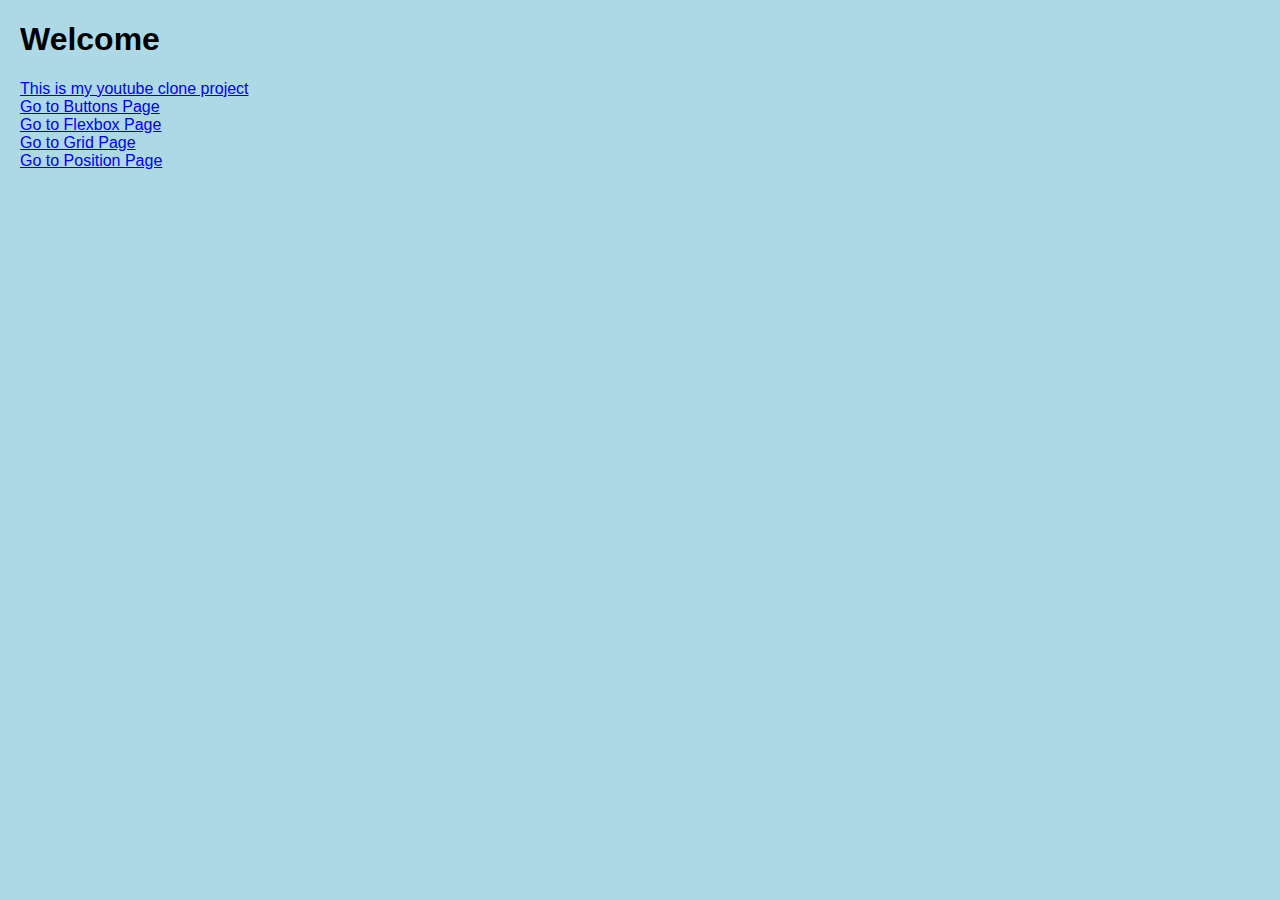
<file: index.html>
<!DOCTYPE html>
<html>
<head>
  <title>Home</title>
  <style>
    body {
      font-family: Arial, sans-serif;
      margin: 20px;
      background-color: lightblue;
    }
  </style>
</head>
<body>


  <h1>Welcome</h1>

  <a href="youtube-project/youtube.html">This is my youtube clone project</a>
  <br>
  <a href="HTML-Intro/buttons.html">Go to Buttons Page</a>
  <br>
  <a href="HTML-Intro/flexbox.html">Go to Flexbox Page</a>
  <br>
  <a href="HTML-Intro/grid.html">Go to Grid Page</a>
  <br>
  <a href="HTML-Intro/position.html">Go to Position Page</a>
  <br>

</body>
</html>
</file>
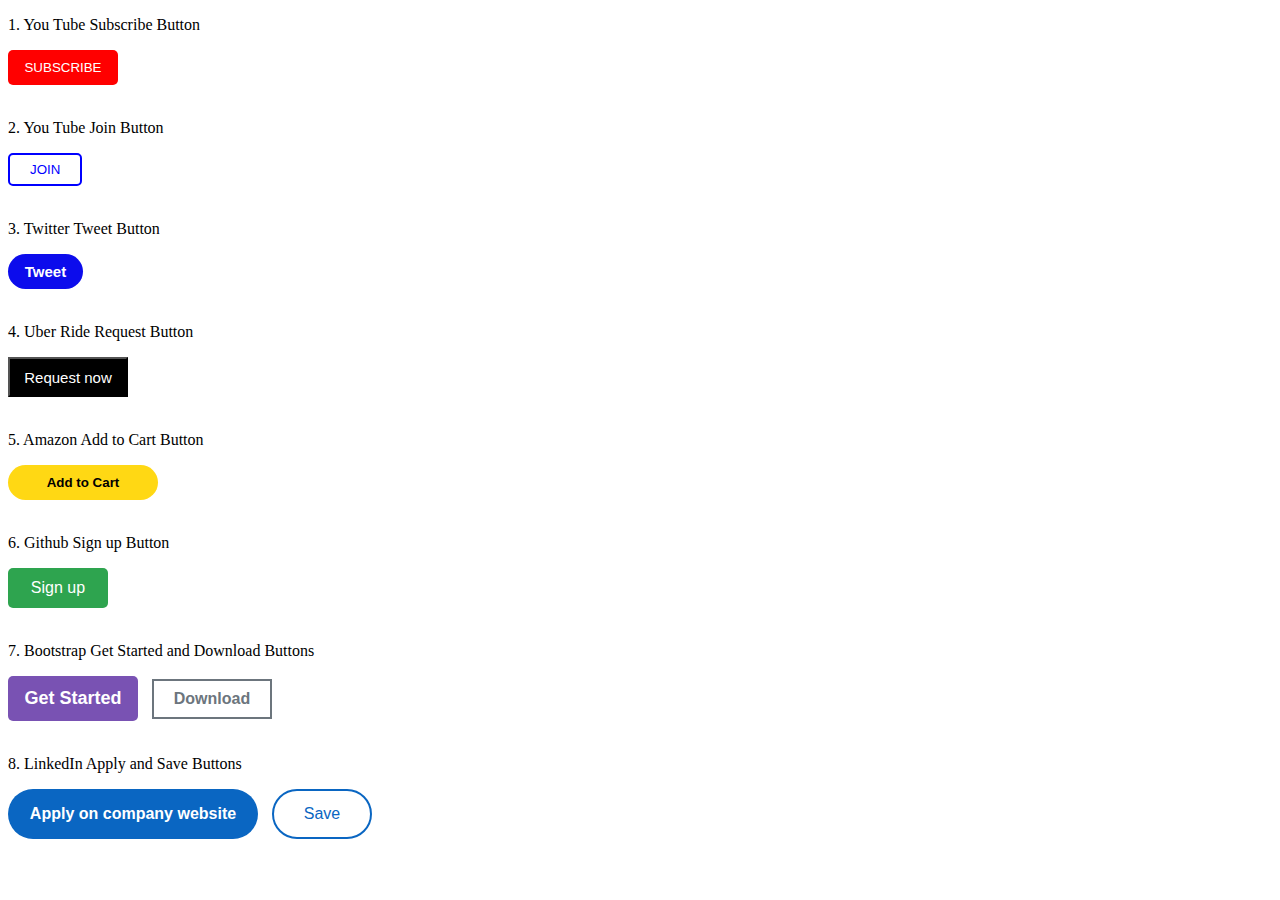
<file: HTML-Intro/buttons.html>
<!DOCTYPE html>
<html>  
    <head>
        <title>
            Popular Buttons
        </title>

        <link rel="stylesheet" href="buttons.css">

    </head>

    <body>
        <p>
            1. You Tube Subscribe Button
        </p>

        <button class="subscribe_button">
            SUBSCRIBE
        </button>

        <br>
        <br>

        <p>
            2. You Tube Join Button
        </p>

        <button class="join_button">
            JOIN
        </button>

        <br>
        <br>

        <p>
            3. Twitter Tweet Button
        </p>

        <button class="tweet_button">
            Tweet
        </button>

        <br>
        <br>

        <p>
            4. Uber Ride Request Button
        </p>

        <button class="request_button">
            Request now
        </button>

        <br>
        <br>

        <p>
            5. Amazon Add to Cart Button
        </p>
        <button class="add_to_cart_button">
            Add to Cart
        </button>

        <br>
        <br>

        <p>
            6. Github Sign up Button
        </p>

        <button class="sign_up_button">
            Sign up
        </button>

        <br>
        <br>

        <p>
            7. Bootstrap Get Started and Download Buttons
        </p>

        <button class="get_started_button">
            Get Started
        </button>

        <button class="Download_button">
            Download
        </button>

        <br>
        <br>

        <p>
            8. LinkedIn Apply and Save Buttons
        </p>

        <button class="apply_button">
            Apply on company website
        </button>

        <button class="save_button">
            Save
        </button>
    </body>
</html>
</file>
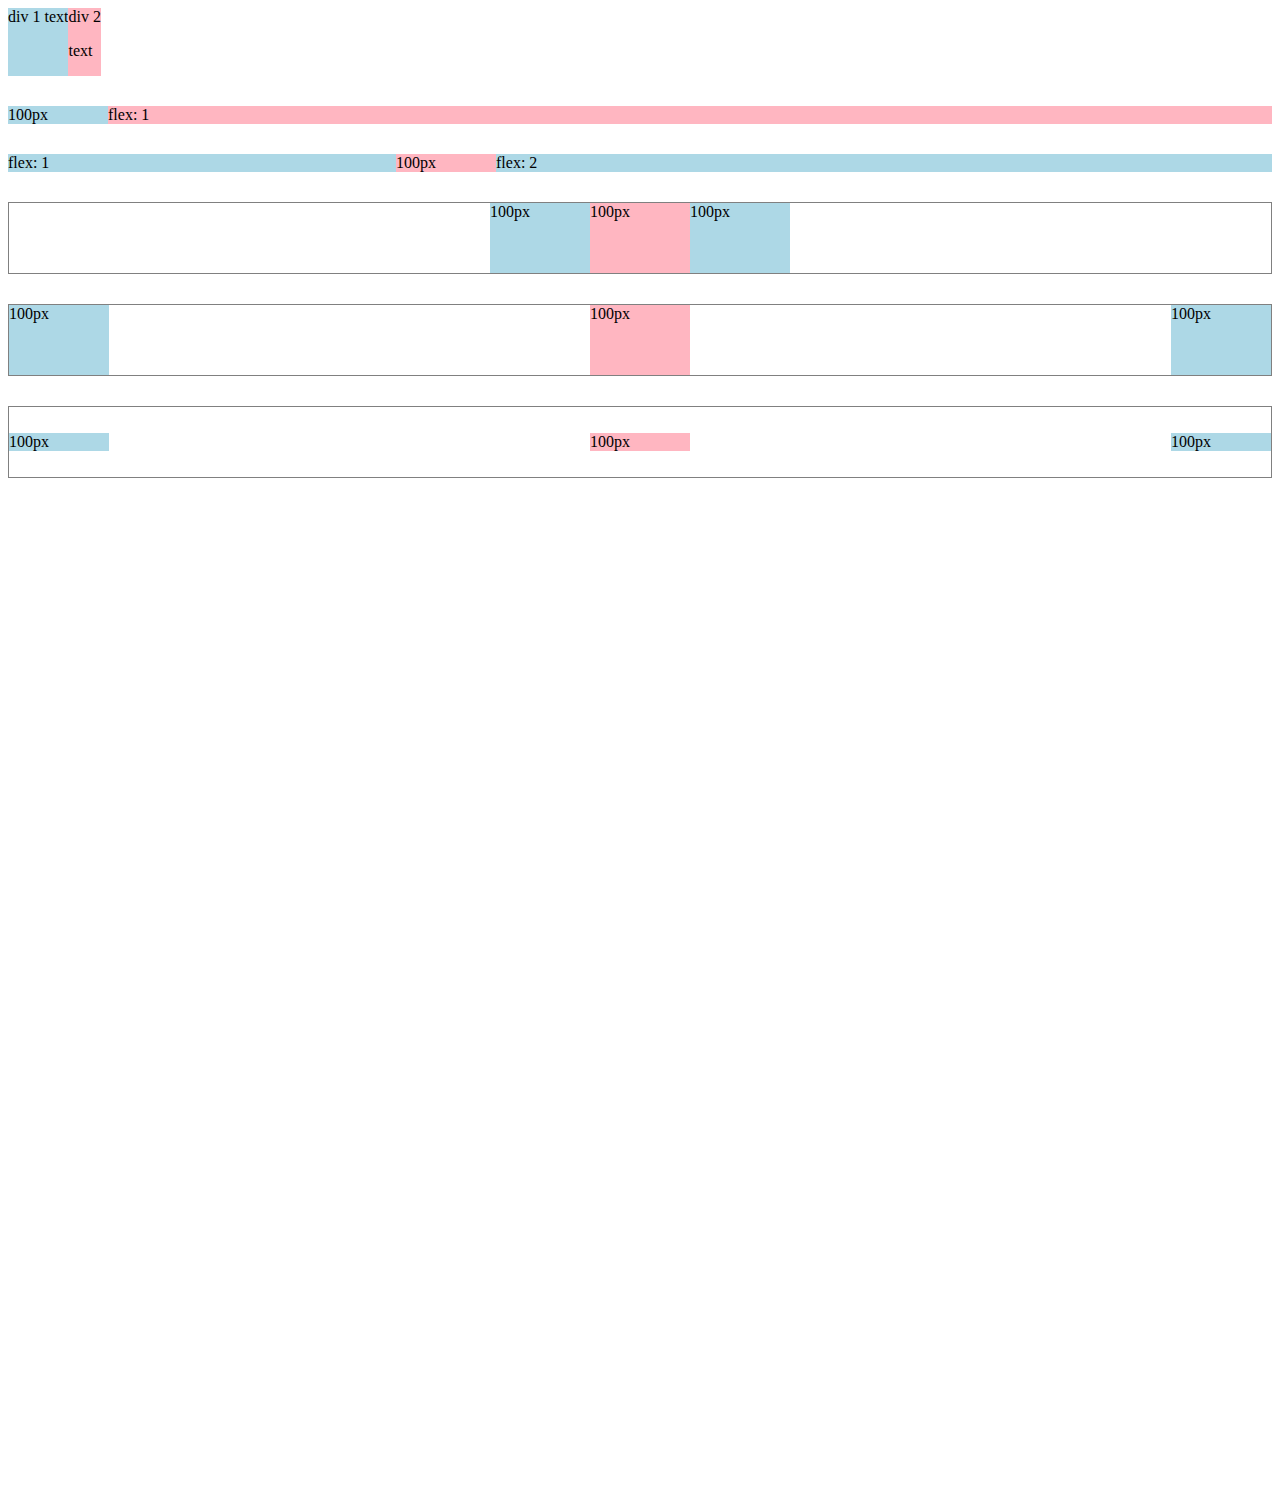
<file: HTML-Intro/flexbox.html>
<!DOCTYPE html>
<html>
  <head>
    <title>Flexbox Practice</title>
  </head>
  <body style="padding-bottom: 1000px;">
    <div style="
      display: flex;
      flex-direction: row;
    ">
      <div style="background-color: lightblue;">div 1 text</div>
      <div style="background-color: lightpink;">div 2 <p>text</p></div>
    </div>

    <div style="
      margin-top: 30px;
      display: flex;
      flex-direction: row;
    ">
      <div style="
        background-color: lightblue;
        width: 100px;
      ">100px</div>
      <div style="
        background-color: lightpink;
        flex: 1;
      ">flex: 1</div>
    </div>

    <div style="
      margin-top: 30px;
      display: flex;
      flex-direction: row;
    ">
      <div style="
        background-color: lightblue;
        flex: 1;
      ">flex: 1</div>
      <div style="
        background-color: lightpink;
        width: 100px;
      ">100px</div>
      <div style="
        background-color: lightblue;
        flex: 2;
      ">flex: 2</div>
    </div>

    <div style="
      margin-top: 30px;
      height: 70px;
      border-width: 1px;
      border-style: solid;
      border-color: gray;

      display: flex;
      flex-direction: row;
      justify-content: center;
    ">
      <div style="
        background-color: lightblue;
        width: 100px;
      ">100px</div>
      <div style="
        background-color: lightpink;
        width: 100px;
      ">100px</div>
      <div style="
        background-color: lightblue;
        width: 100px;
      ">100px</div>
    </div>

    <div style="
      margin-top: 30px;
      height: 70px;
      border-width: 1px;
      border-style: solid;
      border-color: gray;

      display: flex;
      flex-direction: row;
      justify-content: space-between;
    ">
      <div style="
        background-color: lightblue;
        width: 100px;
      ">100px</div>
      <div style="
        background-color: lightpink;
        width: 100px;
      ">100px</div>
      <div style="
        background-color: lightblue;
        width: 100px;
      ">100px</div>
    </div>

    <div style="
      margin-top: 30px;
      height: 70px;
      border-width: 1px;
      border-style: solid;
      border-color: gray;

      display: flex;
      flex-direction: row;
      justify-content: space-between;
      align-items: center;
    ">
      <div style="
        background-color: lightblue;
        width: 100px;
      ">100px</div>
      <div style="
        background-color: lightpink;
        width: 100px;
      ">100px</div>
      <div style="
        background-color: lightblue;
        width: 100px;
      ">100px</div>
    </div>
  </body>
</html>
</file>
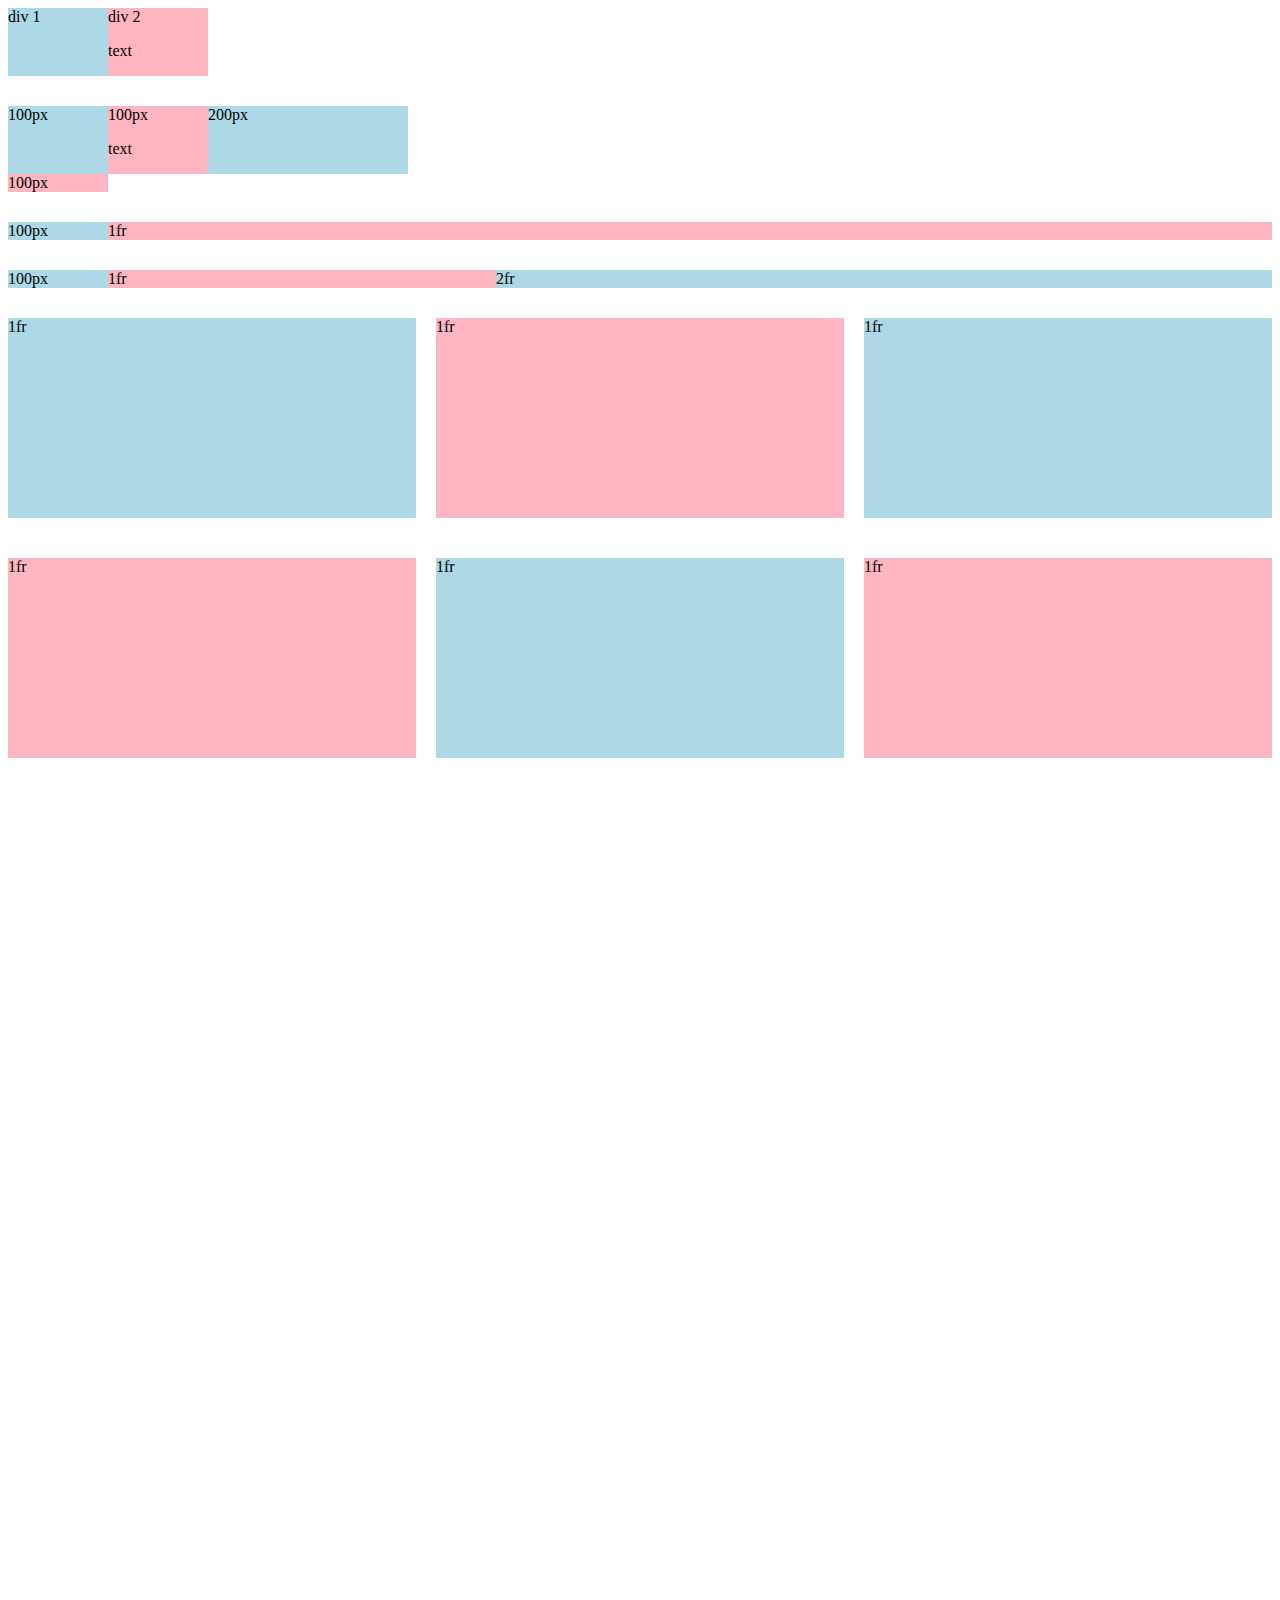
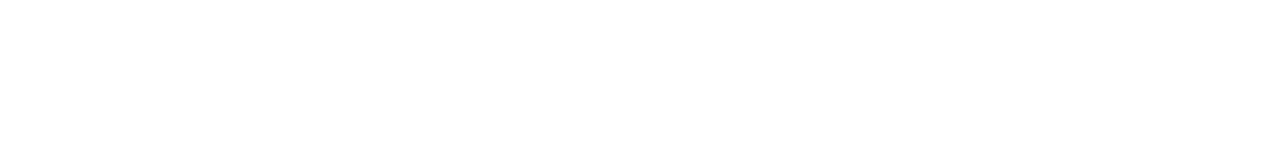
<file: HTML-Intro/grid.html>
<!DOCTYPE html>
<html>
  <head>
    <title>Grid Practice</title>
  </head>
  <body style="padding-bottom: 1000px;">
    <div style="
      display: grid;
      grid-template-columns: 100px 100px;
    ">
      <div style="background-color: lightblue;">div 1</div>
      <div style="background-color: lightpink;">div 2<p>text</p></div>
    </div>

    <div style="
      margin-top: 30px;
      display: grid;
      grid-template-columns: 100px 100px 200px;
    ">
      <div style="background-color: lightblue;">100px</div>
      <div style="background-color: lightpink;">100px<p>text</p></div>
      <div style="background-color: lightblue;">200px</div>
      <div style="background-color: lightpink;">100px</div>
    </div>

    <div style="
      margin-top: 30px;
      display: grid;
      grid-template-columns: 100px 1fr;
    ">
      <div style="background-color: lightblue;">100px</div>
      <div style="background-color: lightpink;">1fr</div>
    </div>

    <div style="
      margin-top: 30px;
      display: grid;
      grid-template-columns: 100px 1fr 2fr;
    ">
      <div style="background-color: lightblue;">100px</div>
      <div style="background-color: lightpink;">1fr</div>
      <div style="background-color: lightblue;">2fr</div>
    </div>

    <div style="
      margin-top: 30px;
      display: grid;
      grid-template-columns: 1fr 1fr 1fr;
      column-gap: 20px;
      row-gap: 40px;
    ">
      <div style="background-color: lightblue; height: 200px;">1fr</div>
      <div style="background-color: lightpink; height: 200px;">1fr</div>
      <div style="background-color: lightblue; height: 200px;">1fr</div>
      <div style="background-color: lightpink; height: 200px;">1fr</div>
      <div style="background-color: lightblue; height: 200px;">1fr</div>
      <div style="background-color: lightpink; height: 200px;">1fr</div>
    </div>
  </body>
</html>
</file>
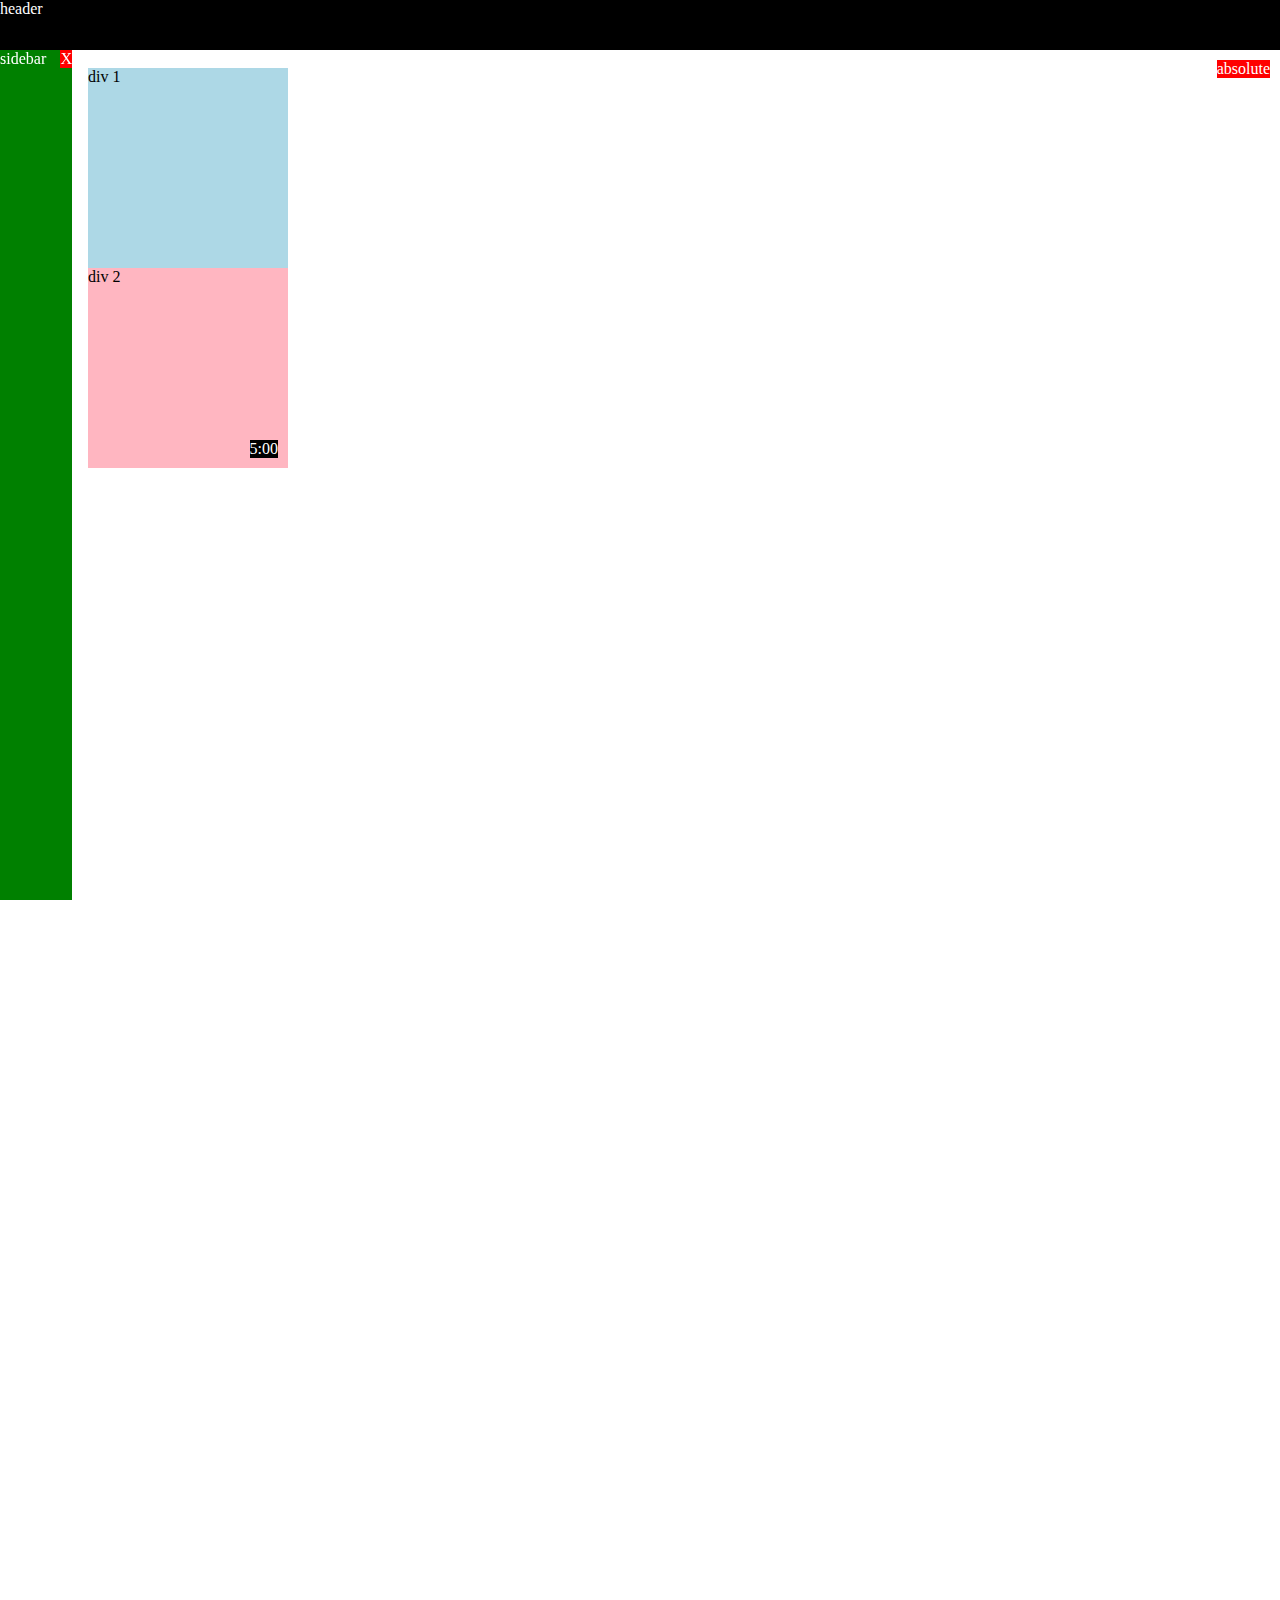
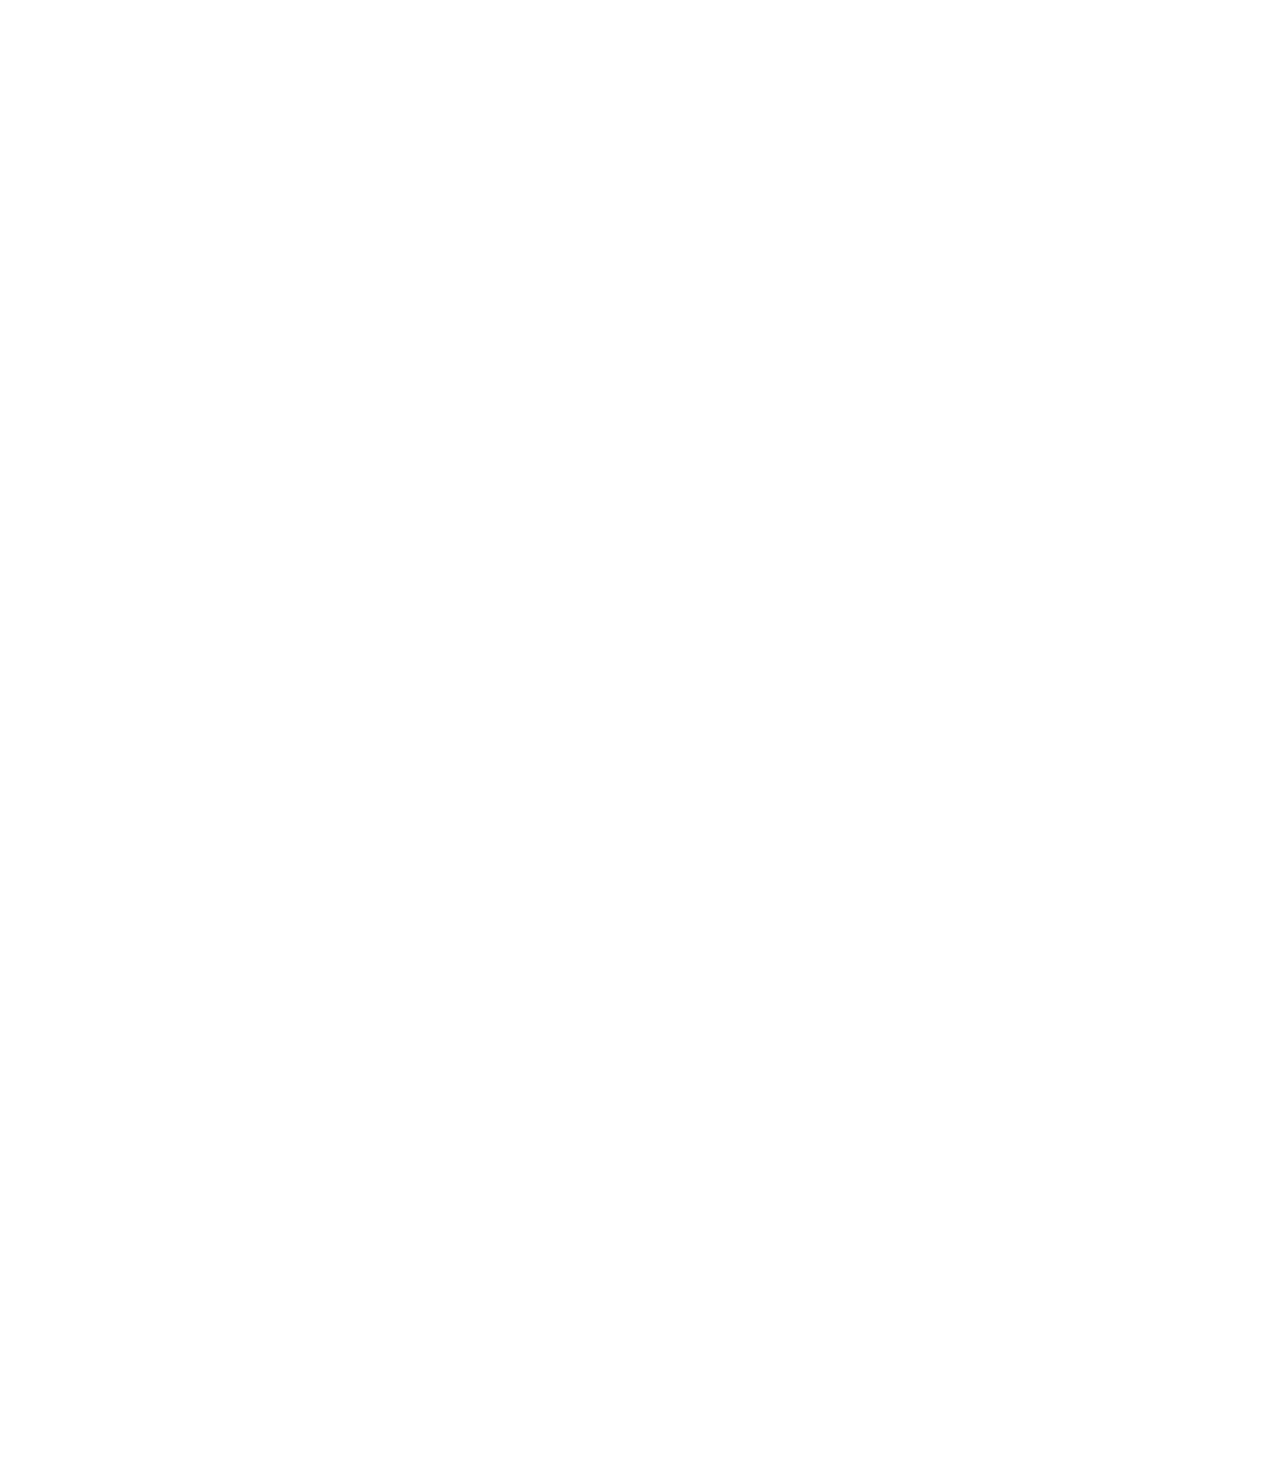
<file: HTML-Intro/position.html>
<!DOCTYPE html>
<html>
  <head>
    <title>Position Practice</title>
  </head>
  <body style="
    height: 3000px;
    padding-top: 60px;
    padding-left: 80px;
  ">
    <div style="
      background-color: black;
      color: white;
      position: fixed;
      top: 0;
      left: 0;
      right: 0;
      height: 50px;
      z-index: 100;
    ">header</div>

    <div style="
      background-color: green;
      color: white;
      position: fixed;
      left: 0;
      bottom: 0;
      top: 50px;
      width: 72px;
    ">
      sidebar
      <div style="
        position: absolute;
        background-color: red;
        color: white;
        top: 0;
        right: 0;
      ">
        X
      </div>
    </div>

    <div style="
      position: absolute;
      background-color: red;
      color: white;
      top: 60px;
      right: 10px;
    ">
      absolute
    </div>

    <div style="
      background-color: lightblue;
      height: 200px;
      width: 200px;
      position: static;
    ">div 1</div>
    <div style="
      background-color: lightpink;
      height: 200px;
      width: 200px;
      position: relative;
    ">
      div 2
      <div style="
        position: absolute;
        background-color: black;
        color: white;
        bottom: 10px;
        right: 10px;
      ">
        5:00
      </div>
    </div>

  </body>
</html>
</file>
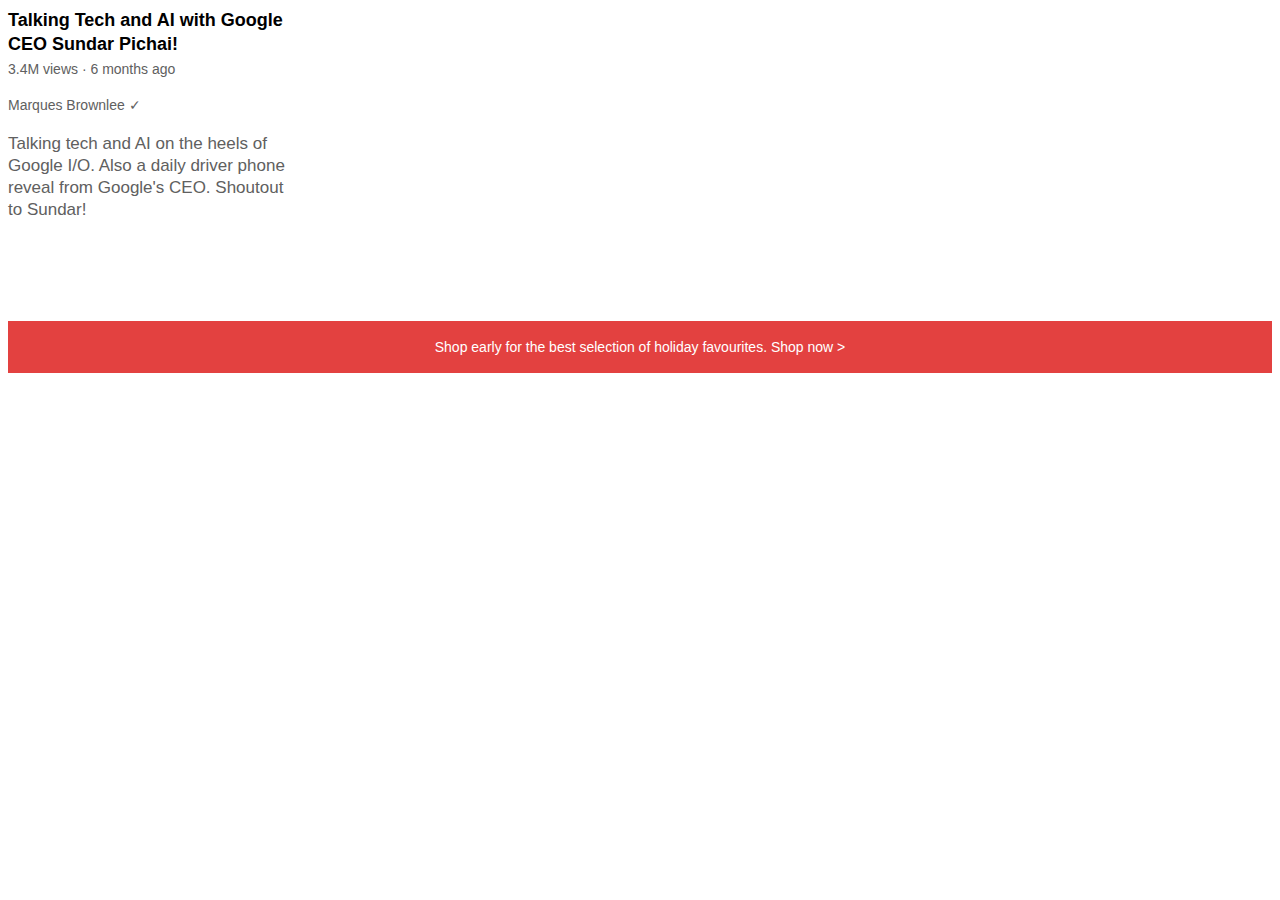
<file: HTML-Intro/text.html>
<!DOCTYPE html>
<html>
    <head>
        <title>Text-Example</title>
        <link rel="preconnect" href="https://fonts.googleapis.com">
        <link rel="preconnect" href="https://fonts.gstatic.com" crossorigin>
        <link href="https://fonts.googleapis.com/css2?family=Roboto:ital,wght@0,100..900;1,100..900&display=swap" rel="stylesheet">
        <style>
            p{
                font-family: Arial;
                margin-top: 0px;
                margin-bottom: 0px;
            }
            .video_title {
                font-size: 18px;
                font-weight: 700;
                width: 284px;
                line-height: 24px;
                margin-bottom: 5px;
            }
            .video_stats {
                font-size: 14px;
                color: rgb(96,96,96);
            }
            .video_author {
                font-size: 14px;
                color: rgb(96,96,96);
                margin-top: 20px;
            }
            .video_description {
                font-size: 17px;
                color: rgb(96,96,96);
                width:284px;
                line-height: 22px;
                margin-top:20px;
                margin-bottom:100px;
            }
            .apple_template {
                font-size: 14px;
                text-align:center;
                background-color:rgb(227, 65, 64);
                color:white;
                padding-top:18px;
                padding-bottom:18px;
                padding-right: 18px;
                padding-left: 18px;
            }
            .example{
                cursor: pointer;
            }
            .example:hover {
                text-decoration: underline;
            }

        </style>
    </head>
    <body>
        <p class="video_title">
            Talking Tech and AI with Google CEO Sundar Pichai!
        </p>
        <p class="video_stats">
            3.4M views &middot; 6 months ago
        </p>
        <p class="video_author">
            Marques Brownlee &#10003;
        </p>
        <p class="video_description">
            Talking tech and AI on the heels of Google I/O. Also a daily driver phone reveal from Google's CEO. Shoutout to Sundar!
        </p>
        <p class="apple_template">
            Shop early for the best selection of holiday favourites. <span class="example">Shop now &gt;</span>
        </p>

    </body>
</html>
</file>
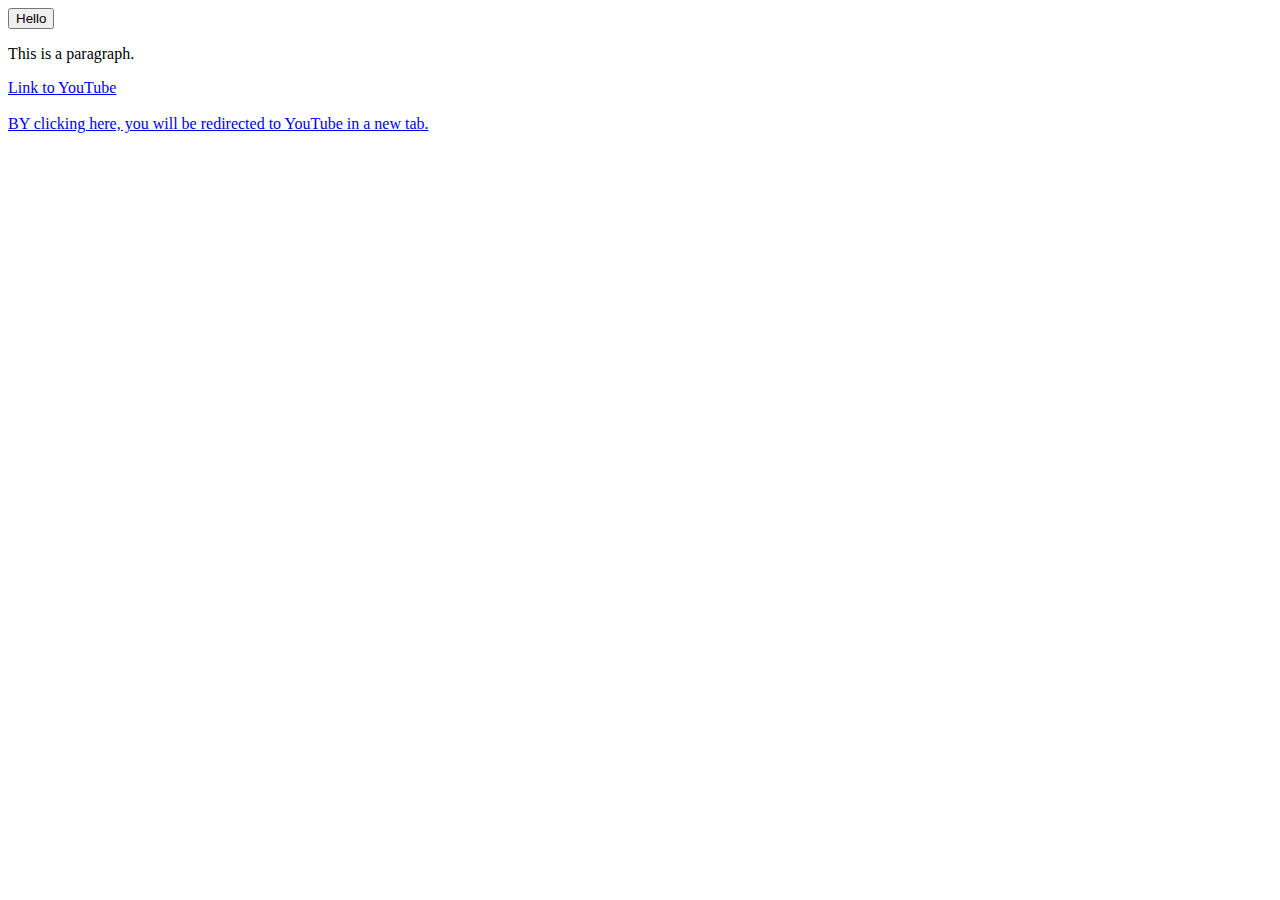
<file: HTML-Intro/website.html>
<!DOCTYPE html>
<html>
    <head>
        <title>My Webpage</title>
    </head>
    <body>
        <button>
    Hello
        </button>

        <p>
    This is a paragraph.
        </p>

        <a href = "https://youtube.com" >
    Link to YouTube
        </a>

        <br>
        <br>

        <a href = "https://youtube.com" target="_blank">
    BY clicking here, you will be redirected to YouTube in a new tab.
        </a>
    </body>
</html>
</file>
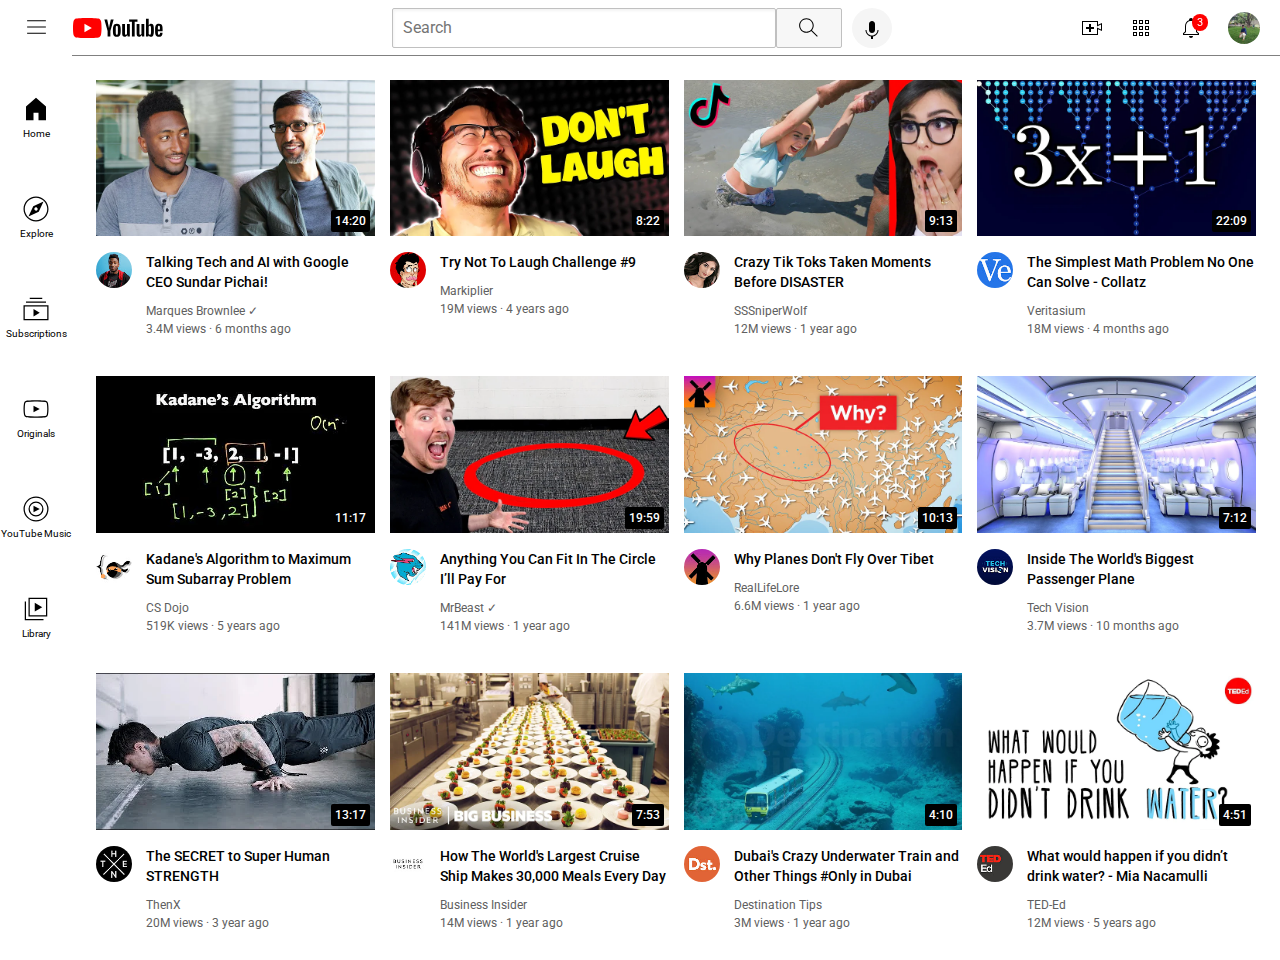
<file: youtube-project/youtube.html>
<!DOCTYPE html>
<html>


    <head>
        <title>YouTube Project</title>
        <link rel="stylesheet" href="styles/video.css">
        <link rel="stylesheet" href="styles/header.css">
        <link rel="stylesheet" href="styles/general.css">
        <link rel="stylesheet" href="styles/sidebar.css">
        <link rel="preconnect" href="https://fonts.googleapis.com">
        <link rel="preconnect" href="https://fonts.gstatic.com" crossorigin>
        <link href="https://fonts.googleapis.com/css2?family=Roboto:ital,wght@0,100..900;1,100..900&display=swap" rel="stylesheet">
    </head>


    <body style="padding-bottom: 30px;">

        <div class="header">
            <div class="left-section">
                <img class="hamburger-menu" src="icons/hamburger-menu.svg">
                <img class="youtube-logo" src="icons/youtube-logo.svg">
            </div>
            <div class="center-section">
                <input class="search-bar" type="text" placeholder="Search">
                <button class="search-button" >
                    <img class="search-icon" src="icons/search.svg">
                    <div class="tooltip">Search</div>
                </button>
                <button class="voice-search-button" >
                    <img class="voice-search-icon" src="icons/voice-search-icon.svg">
                    <div class="tooltip">Search With Your Voice</div>
                </button>
            </div>
            <div class="right-section">
                <div class="upload-icon-container">
                    <img class="upload-icon" src="icons/upload.svg">
                    <div class="tooltip">Create</div>
                </div> 
                <div class="youtube-app-container">
                    <img class="youtube-app-icon" src="icons/youtube-apps.svg">
                    <div class="tooltip">YouTube Apps</div>
                </div>
                <div class="notification-icon-container">
                    <div class="notification-icon-container-for-tooltip">
                        <img class="notifications-icon" src="icons/notifications.svg">
                        <div class="tooltip">Notifications</div>
                    </div>
                    <div class="notifications-count">3</div>
                </div>
                <img class="current-user-picture" src="profile/hasan_profile.jpg">
            </div>  
        </div>

        <div class="sidebar">
            <div class="sidebar-link">
                <img src="icons/home.svg">
                <div>
                    Home
                </div>
            </div>
            <div class="sidebar-link">
                <img src="icons/explore.svg">
                <div>
                    Explore
                </div>
            </div>
            <div class="sidebar-link">
                <img src="icons/subscriptions.svg">
                <div>
                    Subscriptions
                </div>
            </div>
            <div class="sidebar-link">
                <img src="icons/originals.svg">
                <div>
                    Originals
                </div>
            </div>
            <div class="sidebar-link">
                <img src="icons/youtube-music.svg">
                <div>
                    YouTube Music
                </div>
            </div>
            <div class="sidebar-link">
                <img src="icons/library.svg">
                <div>
                    Library
                </div>
            </div>
        </div>
        
        <div class="video-grid">
            <div class="video-preview">
                <div class="thumbnail-row">
                    <a href="https://www.youtube.com/watch?v=n2RNcPRtAiY">
                        <img class="thumbnail" src="thumbnails/thumbnail-1.webp">
                    </a>
                    <div class="video-time">14:20</div>
                </div>
                <div class="video-info-grid">
                    <div class="channel-picture">
                        <a href="https://www.youtube.com/c/mkbhd">
                            <img class="profile-picture" src="profile/channel-1.jpeg">
                        </a>
                    </div>
                    <div class="video-info">
                        <a class="video-link" href="https://www.youtube.com/watch?v=n2RNcPRtAiY">
                            <p class="video-title">
                                Talking Tech and AI with Google CEO Sundar Pichai!
                            </p>
                        </a>
                        <a class="video-link" href="https://www.youtube.com/c/mkbhd">
                            <p class="video-authur">
                                Marques Brownlee &#10003;
                            </p>
                        </a>
                        <p class="video-stats">
                            3.4M views &middot; 6 months ago
                        </p>
                    </div>
                </div>   
            </div>

            <div class="video-preview">
                <div class="thumbnail-row">
                    <a href="https://www.youtube.com/watch?v=mP0RAo9SKZk">
                        <img class="thumbnail" src="thumbnails/thumbnail-2.webp">
                    </a>
                    <div class="video-time">8:22</div>
                </div>
                <div class="video-info-grid">
                    <div class="channel-picture">
                        <a href="https://www.youtube.com/c/markiplier">
                            <img class="profile-picture" src="profile/channel-2.jpeg">
                        </a>
                    </div>
                    <div class="video-info">
                        <a class="video-link" href="https://www.youtube.com/watch?v=mP0RAo9SKZk">
                            <p class="video-title">
                                Try Not To Laugh Challenge #9
                            </p>
                        </a>
                        <a class="video-link" href="https://www.youtube.com/c/markiplier">
                            <p class="video-authur">
                                Markiplier
                            </p>
                        </a>
                        <p class="video-stats">
                            19M views  &middot; 4 years ago
                        </p>
                    </div>
                </div>   
            </div>

            <div class="video-preview">
                <div class="thumbnail-row">
                    <a href="https://www.youtube.com/watch?v=FgjPQQeTh1w">
                        <img class="thumbnail" src="thumbnails/thumbnail-3.webp">
                    </a>
                    <div class="video-time">9:13</div>
                </div>
                <div class="video-info-grid">
                    <div class="channel-picture">
                        <a href="https://www.youtube.com/user/SSSniperWolf">
                            <img class="profile-picture" src="profile/channel-3.jpeg">
                        </a>
                    </div>
                    <div class="video-info">
                        <a class="video-link" href="https://www.youtube.com/watch?v=FgjPQQeTh1w">
                            <p class="video-title">
                                Crazy Tik Toks Taken Moments Before DISASTER
                            </p>
                        </a>
                        <a class="video-link" href="https://www.youtube.com/c/SSSniperWolf">
                            <p class="video-authur">
                                SSSniperWolf
                            </p>
                        </a>
                        <p class="video-stats">
                            12M views &middot; 1 year ago
                        </p>
                    </div>
                </div>   
            </div>

            <div class="video-preview">
                <div class="thumbnail-row">
                    <a href="https://www.youtube.com/watch?v=094y1Z2wpJg">
                        <img class="thumbnail" src="thumbnails/thumbnail-4.webp">
                    </a>
                    <div class="video-time">22:09</div>
                </div>
                <div class="video-info-grid">
                    <div class="channel-picture">
                        <a href="https://www.youtube.com/c/veritasium">
                            <img class="profile-picture" src="profile/channel-4.jpeg">
                        </a>
                    </div>
                    <div class="video-info">
                        <a class="video-link" href="https://www.youtube.com/watch?v=094y1Z2wpJg">
                            <p class="video-title">
                                The Simplest Math Problem No One Can Solve - Collatz
                            </p>
                        </a>
                        <a class="video-link" href="https://www.youtube.com/c/veritasium">
                            <p class="video-authur">
                                Veritasium
                            </p>
                        </a>
                        <p class="video-stats">
                            18M views  &middot; 4 months ago
                        </p>
                    </div>
                </div>   
            </div>
    
            <div class="video-preview">
                <div class="thumbnail-row">
                    <a href="https://www.youtube.com/watch?v=86CQq3pKSUw">
                        <img class="thumbnail" src="thumbnails/thumbnail-5.webp">
                    </a>
                    <div class="video-time">11:17</div>
                </div>
                <div class="video-info-grid">
                    <div class="channel-picture">
                        <a href="https://www.youtube.com/c/CSDojo">
                            <img class="profile-picture" src="profile/channel-5.jpeg">
                        </a>
                    </div>      
                    <div class="video-info">
                        <a class="video-link" href="https://www.youtube.com/watch?v=86CQq3pKSUw">
                            <p class="video-title">
                                Kadane's Algorithm to Maximum Sum Subarray Problem
                            </p>
                        </a>
                        <a class="video-link" href="https://www.youtube.com/c/CSDojo">
                            <p class="video-authur">
                                CS Dojo
                            </p>
                        </a>
                        <p class="video-stats">
                            519K views &middot; 5 years ago
                        </p>
                    </div>
                </div>   
            </div>

            <div class="video-preview">
                <div class="thumbnail-row">
                    <a href="https://www.youtube.com/watch?v=yXWw0_UfSFg">
                        <img class="thumbnail" src="thumbnails/thumbnail-6.webp">
                    </a>
                    <div class="video-time">19:59</div>
                </div>
                <div class="video-info-grid">
                    <div class="channel-picture">
                        <a href="https://www.youtube.com/channel/UCX6OQ3DkcsbYNE6H8uQQuVA">
                            <img class="profile-picture" src="profile/channel-6.jpeg">
                        </a>
                    </div>
                    <div class="video-info">
                        <a class="video-link" href="https://www.youtube.com/watch?v=yXWw0_UfSFg">
                            <p class="video-title">
                                Anything You Can Fit In The Circle I’ll Pay For
                            </p>
                        </a>
                        <a class="video-link" href="https://www.youtube.com/channel/UCX6OQ3DkcsbYNE6H8uQQuVA">
                            <p class="video-authur">
                                MrBeast &#10003;
                            </p>
                        </a>
                        <p class="video-stats">
                            141M views  &middot; 1 year ago
                        </p>
                    </div>
                </div>   
            </div>  

            <div class="video-preview">
                <div class="thumbnail-row">
                    <a href="https://www.youtube.com/watch?v=fNVa1qMbF9Y">
                        <img class="thumbnail" src="thumbnails/thumbnail-7.webp">
                    </a>
                    <div class="video-time">10:13</div>
                </div> 
                <div class="video-info-grid">
                    <div class="channel-picture">
                        <a href="https://www.youtube.com/channel/UCP5tjEmvPItGyLhmjdwP7Ww">
                            <img class="profile-picture" src="profile/channel-7.jpeg">
                        </a>
                    </div>
                    <div class="video-info">
                        <a class="video-link" href="https://www.youtube.com/watch?v=fNVa1qMbF9Y">
                            <p class="video-title">
                                Why Planes Don't Fly Over Tibet 
                            </p>
                        </a>
                        <a class="video-link" href="https://www.youtube.com/channel/UCP5tjEmvPItGyLhmjdwP7Ww">
                            <p class="video-authur">
                                RealLifeLore
                            </p>
                        </a>
                        <p class="video-stats">
                            6.6M views &middot; 1 year ago
                        </p>
                    </div>
                </div>   
            </div>

            <div class="video-preview">
                <div class="thumbnail-row">
                    <a href="https://www.youtube.com/watch?v=lFm4EM1juls">
                        <img class="thumbnail" src="thumbnails/thumbnail-8.webp">
                    </a>
                    <div class="video-time">7:12</div>
                </div>  
                <div class="video-info-grid">
                    <div class="channel-picture">
                        <a href="https://www.youtube.com/channel/UCHAK6CyegY22Zj2GWrcaIxg">
                            <img class="profile-picture" src="profile/channel-8.jpeg">
                        </a>
                    </div>
                    <div class="video-info">
                        <a class="video-link" href="https://www.youtube.com/watch?v=lFm4EM1juls">
                            <p class="video-title">
                                Inside The World's Biggest Passenger Plane
                            </p>
                        </a>
                        <a class="video-link" href="https://www.youtube.com/channel/UCHAK6CyegY22Zj2GWrcaIxg">
                            <p class="video-authur">
                                Tech Vision
                            </p>
                        </a>
                        <p class="video-stats">
                            3.7M views &middot; 10 months ago
                        </p>
                    </div>
                </div>   
            </div>

            <div class="video-preview">
                <div class="thumbnail-row">
                    <a href="https://www.youtube.com/watch?v=ixmxOlcrlUc">
                        <img class="thumbnail" src="thumbnails/thumbnail-9.webp">
                    </a>
                    <div class="video-time">13:17</div>
                </div>
                <div class="video-info-grid">
                    <div class="channel-picture">
                        <a href="https://www.youtube.com/c/OFFICIALTHENXSTUDIOS">
                            <img class="profile-picture" src="profile/channel-9.jpeg">
                        </a>
                    </div>  
                    <div class="video-info">
                        <a class="video-link" href="https://www.youtube.com/watch?v=ixmxOlcrlUc">
                            <p class="video-title">
                                The SECRET to Super Human STRENGTH
                            </p>
                        </a>
                        <a class="video-link" href="https://www.youtube.com/c/OFFICIALTHENXSTUDIOS">
                            <p class="video-authur">
                                ThenX
                            </p>
                        </a>
                        <p class="video-stats">
                            20M views &middot; 3 year ago
                        </p>
                    </div>
                </div>   
            </div>
        
            <div class="video-preview">
                <div class="thumbnail-row">
                    <a href="https://www.youtube.com/watch?v=R2vXbFp5C9o">
                        <img class="thumbnail" src="thumbnails/thumbnail-10.webp">
                    </a>
                    <div class="video-time">7:53</div>
                </div>
                <div class="video-info-grid">
                    <div class="channel-picture">
                        <a href="https://www.youtube.com/user/businessinsider">
                            <img class="profile-picture" src="profile/channel-10.jpeg">
                        </a>
                    </div>
                    <div class="video-info">
                        <a class="video-link" href="https://www.youtube.com/watch?v=R2vXbFp5C9o">
                            <p class="video-title">
                                How The World's Largest Cruise Ship Makes 30,000 Meals Every Day
                            </p>
                        </a>
                        <a class="video-link" href="https://www.youtube.com/user/businessinsider">
                            <p class="video-authur">
                                Business Insider
                            </p>
                        </a>
                        <p class="video-stats">
                            14M views &middot; 1 year ago
                        </p>
                    </div>
                </div>   
            </div>

            <div class="video-preview">
                <div class="thumbnail-row">
                    <a href="https://www.youtube.com/watch?v=0nZuYyXET3s">
                        <img class="thumbnail" src="thumbnails/thumbnail-11.webp">
                    </a>
                    <div class="video-time">4:10</div>
                </div>  
                <div class="video-info-grid">
                    <div class="channel-picture">
                        <a href="https://www.youtube.com/c/Destinationtips">
                            <img class="profile-picture" src="profile/channel-11.jpeg">
                        </a>
                    </div>
                    <div class="video-info">
                        <a class="video-link" href="https://www.youtube.com/watch?v=0nZuYyXET3s">
                            <p class="video-title">
                                Dubai's Crazy Underwater Train and Other Things #Only in Dubai
                            </p>
                        </a>
                        <a class="video-link" href="https://www.youtube.com/c/Destinationtips">
                            <p class="video-authur">
                                Destination Tips
                            </p>
                        </a>
                        <p class="video-stats">
                            3M views &middot; 1 year ago
                        </p>
                    </div>
                </div>   
            </div>

            <div class="video-preview">
                <div class="thumbnail-row">
                    <a href="https://www.youtube.com/watch?v=9iMGFqMmUFs">
                        <img class="thumbnail" src="thumbnails/thumbnail-12.webp">
                    </a>    
                    <div class="video-time">4:51</div>
                </div>
                <div class="video-info-grid">
                    <div class="channel-picture">
                        <a href="https://www.youtube.com/teded">
                            <img class="profile-picture" src="profile/channel-12.jpeg">
                        </a>
                    </div>  
                    <div class="video-info">
                        <a class="video-link" href="https://www.youtube.com/watch?v=9iMGFqMmUFs">
                            <p class="video-title">
                                What would happen if you didn’t drink water? - Mia Nacamulli
                            </p>
                        </a>
                        <a class="video-link" href="https://www.youtube.com/teded">
                            <p class="video-authur">
                                TED-Ed
                            </p>
                        </a>
                        <p class="video-stats">
                            12M views &middot; 5 years ago
                        </p>
                    </div>
                </div>   
            </div>
            
        </div>
    </body>
</html>

<!--this is comment-->
</file>
<file: HTML-Intro/buttons.css>
.subscribe_button {
    background-color: red;
    color: white;
    border: none;
    height: 35px;
    width: 110px;
    border-radius: 5px;
    cursor: pointer;
    margin-right: 10px;
    transition: opacity 0.15s;
}
.subscribe_button:hover{
    opacity: 0.8;
}
.subscribe_button:active{
    opacity:0.5;
}
.join_button {
    background-color: white;
    color: blue;
    border: 2px solid blue;
    border-radius: 5px;
    padding-left: 20px;
    padding-right: 20px;
    padding-top: 7px;
    padding-bottom: 7px;
    cursor: pointer;
    margin-right: 10px;
    transition: background-color 0.15s, color 0.15s;
}
.join_button:hover{
    background-color: blue;
    color:white
}
.join_button:active{
    opacity:0.6;
}
.tweet_button {
    background-color: rgb(12, 12, 236);
    color: white;
    font-weight: bold;
    font-size: 15px;
    height: 35px;
    width: 75px;
    border-radius: 20px;
    border: none;
    cursor: pointer;
    transition: box-shadow 0.15s;
}
.tweet_button:hover{
    box-shadow: 5px 5px 10px rgba(0,0,0,0.3);
}
.request_button {
    background-color: black;
    color:white;
    height: 40px;
    width: 120px;
    font-size: 15px;
    cursor: pointer;
    transition: opacity 0.15s;
}
.request_button:hover{
    opacity: 0.8;
}
.add_to_cart_button {
    background-color: rgb(255, 216, 20);
    border: none;
    height: 35px;
    width: 150px;
    border-radius: 17.5px;
    font-weight: bold;
    cursor: pointer;
    transition: opacity 0.15s;
}
.add_to_cart_button:hover{
    opacity: 0.8;
}
.sign_up_button {
    background-color: rgb(46, 164, 79);
    color: white;
    height: 40px;
    width: 100px;
    font-size: 16px;
    border: none;
    border-radius: 5px;
    cursor: pointer;
    transition: box-shadow 0.15s;
}
.sign_up_button:hover{
    box-shadow: 1px 1px 1px rgba(0,0,0,0.7)
}
.get_started_button {
    background-color: rgb(121, 82, 179);
    color: white;
    height: 45px;
    width: 130px;
    font-size: 18px;
    border: none;
    border-radius: 5px;
    cursor: pointer;
    font-weight: bold;
    margin-right: 10px;
    transition: opacity 0.15s;
}
.get_started_button:hover{
    opacity: 0.8;
}
.Download_button {
    background-color: white;
    color: rgb(108, 117, 125);
    border: 2px solid rgb(108, 117, 125);
    height: 40px;
    width: 120px;
    font-size: 16px;
    cursor: pointer;
    font-weight: bold;
    transition: background-color 0.15s, color 0.15s;
}
.download_button:hover{
    background-color: rgb(108, 117, 125);
    color: white;
}
.apply_button {
    background-color: rgb(10, 102, 194);
    color: white;
    height: 50px;
    width: 250px;
    font-size: 16px;
    border: none;
    border-radius: 25px;
    cursor: pointer;
    margin-right: 10px;
    font-weight: bold;
    transition: background-color 0.15s;
}
.apply_button:hover{
    background-color: darkblue;
}
.save_button {
    background-color: white;
    color: rgb(10, 102, 194);
    border: 2px solid rgb(10, 102, 194);
    height: 50px;
    width: 100px;
    font-size: 16px;
    cursor: pointer; 
    border-radius: 25px;
    transition: opacity 0.15s;
}
.save_button:hover{
    opacity: 0.8;
}
</file>
<file: youtube-project/styles/video.css>
.thumbnail {
    width: 100%;
}
.video-title {
    margin-top: 0;
    font-size: 14px;
    font-weight: 500;
    line-height: 20px;
    margin-bottom: 12px;
}
.video-info-grid {
    display: grid;
    grid-template-columns: 50px 1fr;
}
.profile-picture {
    width: 36px;
    border-radius: 100%;
}
.thumbnail-row {
    margin-bottom: 12px;
    position:relative;
}
.video-authur, .video-stats {
    font-size: 12px;
    color: rgb(96, 96, 96);
}
.video-authur {
    margin-bottom: 4px;
}
.video-grid {
    display: grid;
    grid-template-columns: 1fr 1fr 1fr;
    column-gap: 15px;
    row-gap: 40px;
}

@media(max-width: 750px){
    .video-grid{
        grid-template-columns: 1fr 1fr;
    }
}

@media(min-width:751px) and (max-width:999px){
    .video-grid{
        grid-template-columns: 1fr 1fr 1fr;
    }
}
@media(min-width: 1000px){
    .video-grid{
        grid-template-columns: 1fr 1fr 1fr 1fr;
    }
}

.video-time{
    background-color: black;
    color: white;
    position:absolute;
    bottom:8px;
    right:5px;
    font-family: Roboto, Arial;
    font-size:12px;
    font-weight:500;
    padding:4px;
    border-radius: 2px;
}

.video-link{
    text-decoration: none;
    color: inherit;
}
</file>
<file: youtube-project/styles/header.css>
.header{
    height:55px;
    display:flex;
    flex-direction:row;
    justify-content: space-between;
    position:fixed;
    top:0;
    left:0;
    right:0;
    background-color: white;
    border-bottom-width: 1px;
    border-bottom-style: solid;
    border-bottom-color: grey;
    z-index:100;
}

.left-section{
    display:flex;
    align-items: center;
}
.hamburger-menu{
    height:25px;
    margin-left:24px;
    margin-right:24px;
    cursor: pointer;

}
.youtube-logo{
    height:20px;
    cursor: pointer;
}
.center-section{
    flex:1; 
    margin-left:70px;
    margin-right:30px;
    max-width:500px;
    display:flex;
    align-items: center;
}
.search-bar{
    height:36px;
    flex:1;
    padding-left: 10px;
    font-size:16px;
    border-width: 1px;
    border-style: solid;
    border-color: rgb(192,192,192);
    border-radius: 2px;
    box-shadow: inset 1px 2px 3px rgba(0,0,0,0.05);
    width:0;
}
.search-bar::placeholder{
    font-family: roboto, arial;
    font-size:16px;
}
.search-button{
    height:40px;
    width:66px;
    background-color: #F7F7F7;
    border-width: 1px;
    border-style: solid;
    border-color: rgb(192,192,192);
    margin: left -1px;
    border-radius: 2px;
    margin-right:10px;
    cursor: pointer;
}

.search-button,
.voice-search-button,
.upload-icon-container,
.youtube-app-container,
.notification-icon-container-for-tooltip{
    position:relative;
    display:flex;
    align-items: center;
    justify-content: center;
}
.search-button .tooltip,
.voice-search-button .tooltip,
.upload-icon-container .tooltip,
.youtube-app-container .tooltip,
.notification-icon-container-for-tooltip .tooltip{
    position:absolute;
    background-color: grey;
    color: white;
    padding-left: 8px;
    padding-right: 8px;
    padding-top: 4px;
    padding-bottom: 4px;
    border-radius:2px;
    font-size:12px;
    font-family: roboto, arial;
    bottom:-30px;
    opacity:0;
    transition: opacity 0.2s ease-in-out;
    pointer-events:none;
    white-space:nowrap;
    font-family: roboto, arial;
}
.search-button:hover .tooltip,
.voice-search-button:hover .tooltip,
.upload-icon-container:hover .tooltip,
.youtube-app-container:hover .tooltip,
.notification-icon-container-for-tooltip:hover .tooltip{
    opacity:1;
}
.search-icon{
    height:25px;
}
.voice-search-button{
    height:40px;
    width:40px;
    border-radius: 20px;
    border: none;
    background-color: rgb(245,245,245);
    cursor: pointer;
}
.voice-search-icon{
    height:24px;
    margin-top: 4px;
}
.right-section{
    display:flex;
    align-items: center;
    width:180px;
    margin-right:20px;
    justify-content: space-between;
    flex-shrink: 0;
}
.upload-icon{
    height:24px;
    cursor: pointer;
}
.youtube-app-icon{
    height:24px;
    cursor: pointer;
}
.notifications-icon{
    height:24px;
    cursor: pointer;
}
.notification-icon-container{
    position: relative;
} 
.notifications-count{
    position:absolute;
    top:-2px;
    right:-5px;
    background-color: red;
    color: white;
    border-radius: 10px;
    font-family: roboto, Arial;
    font-size: 11px;
    padding-left: 5px;
    padding-right: 5px;
    padding-top:2px;
    padding-bottom:2px;
}
.current-user-picture{
    height:32px;  
    border-radius: 100%;
    cursor: pointer;
}
</file>
<file: youtube-project/styles/general.css>
p {
    font-family: roboto, arial;
    margin-top: 0;
    margin-bottom: 0;
}

body {
    margin:0;
    padding-top: 80px;
    padding-left:96px;
    padding-right:24px;
    backgroung-colour:lightgrey;
}
</file>
<file: youtube-project/styles/sidebar.css>
.sidebar{
    position :fixed;
    top:55px;
    left:0;
    width:72px;
    bottom:0;
    background-color: white;
    z-index:200;
    padding-top:5px;

}

.sidebar-link{
    height:100px;
    cursor: pointer;
    display:flex;
    justify-content: center;
    align-items: center; 
    flex-direction: column;

}

.sidebar-link:hover{
    background-color: lightgrey;
}

.sidebar-link img{
    height:30px;
    margin-top: 12px;
    margin-bottom:4px;

}

.sidebar-link div{
    font-family:roboto, arial;
    font-size: 10px;
}
</file>
